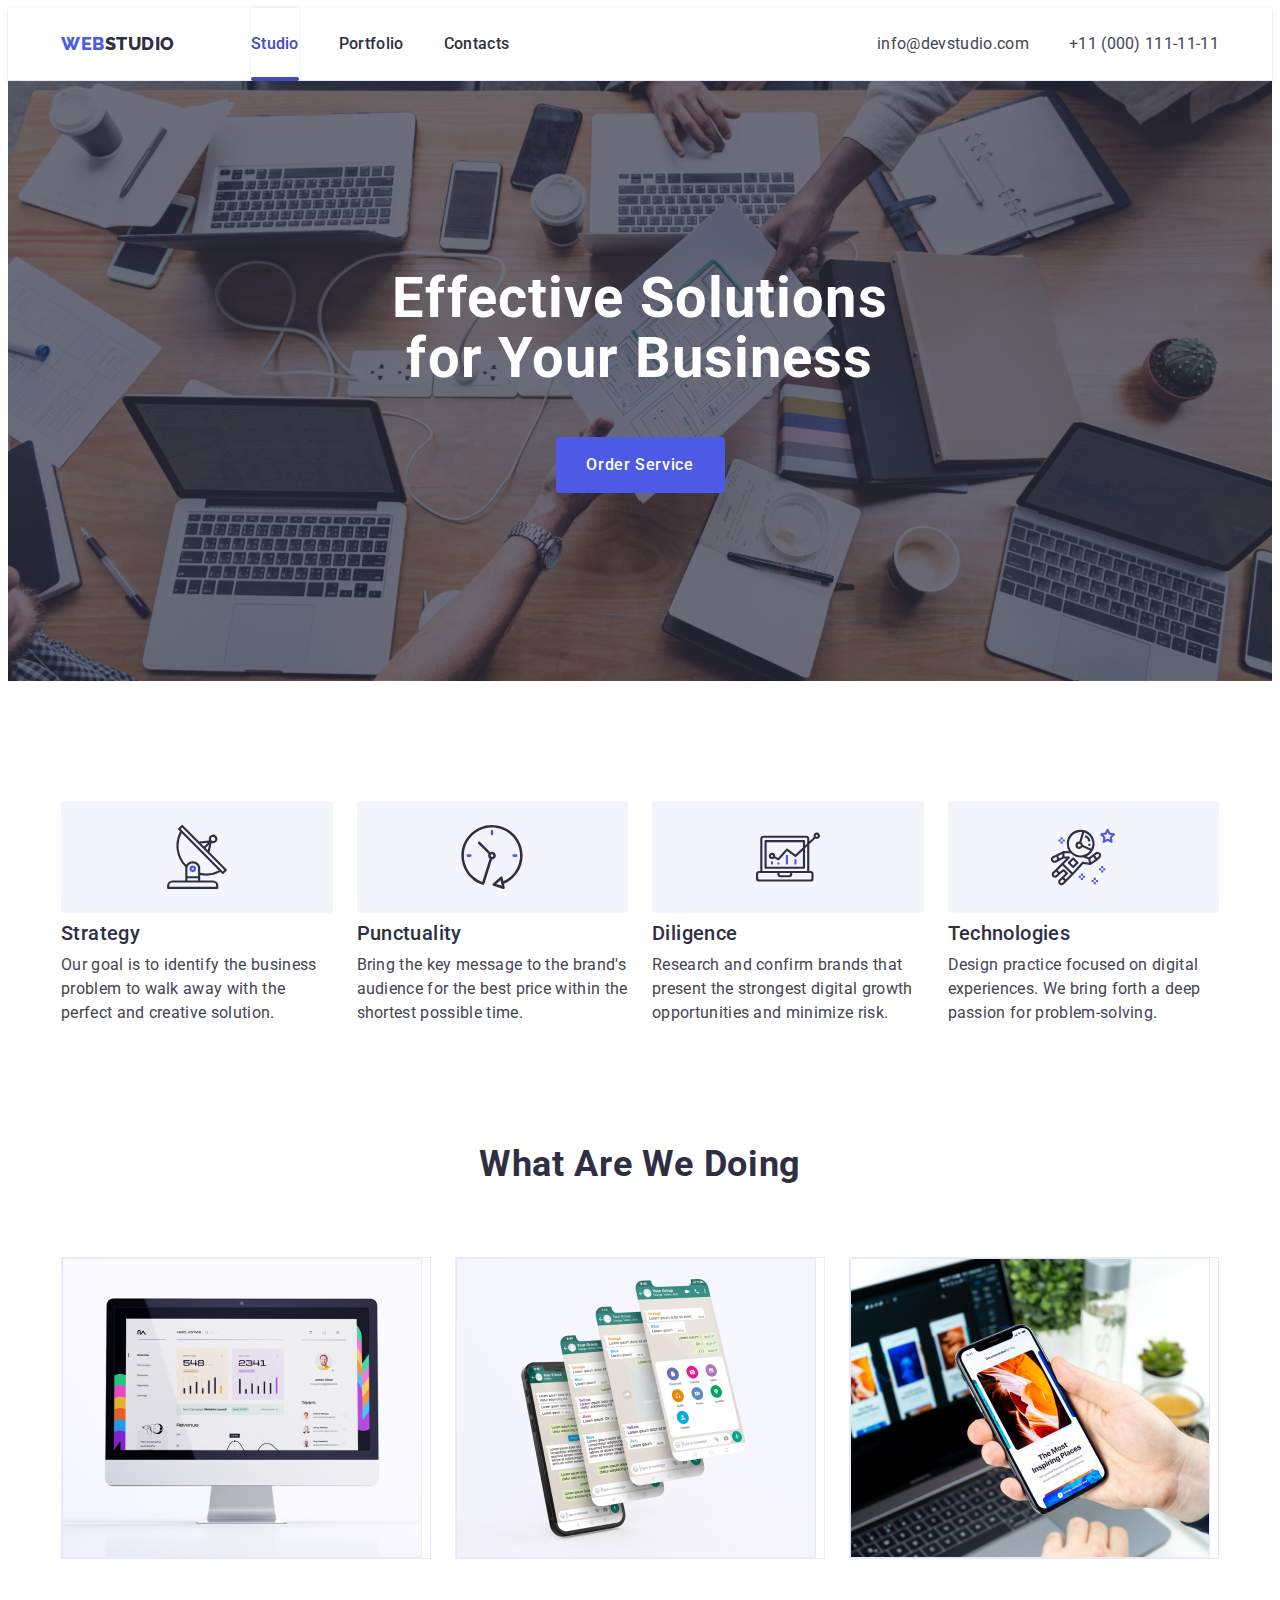
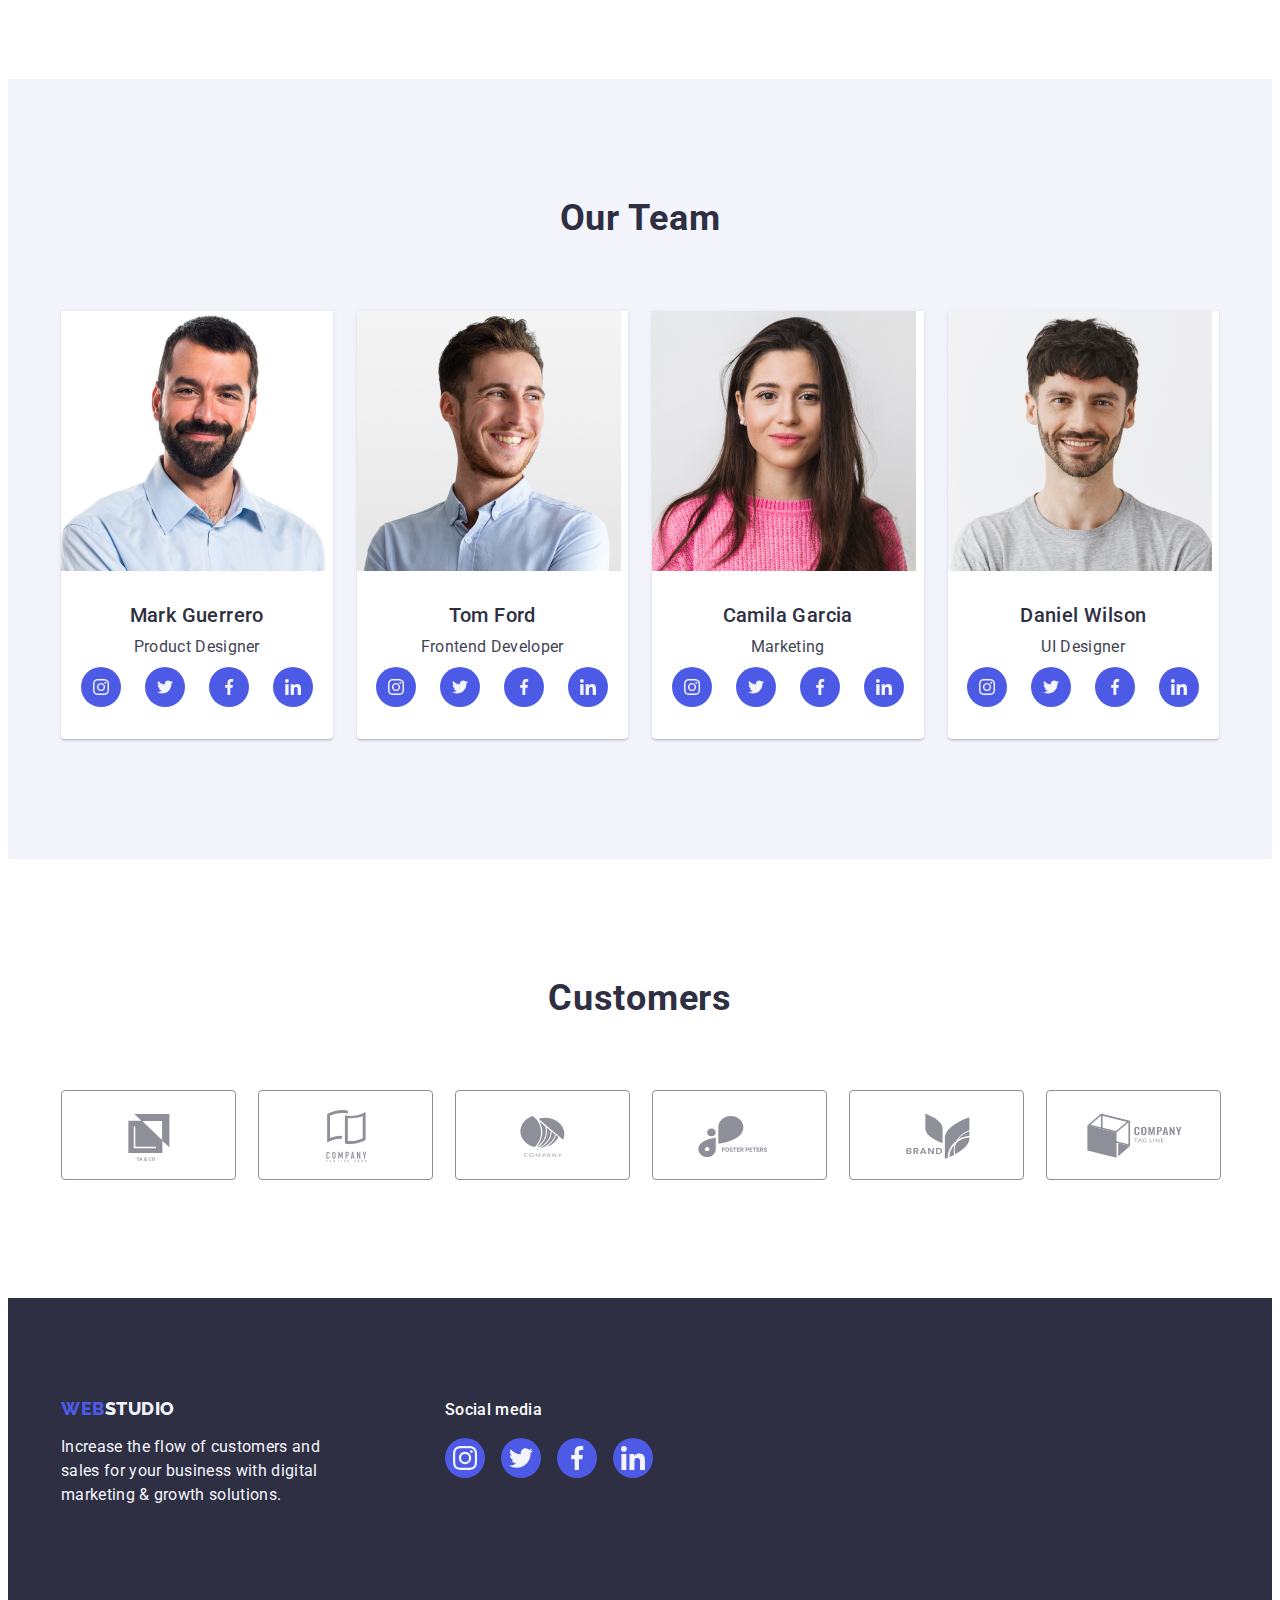
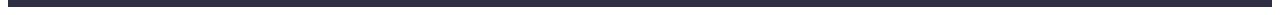
<file: index.html>
<!DOCTYPE html>
<html lang="en">
  <head>
    <meta charset="UTF-8" />
    <meta http-equiv="X-UA-Compatible" content="IE=edge" />
    <meta name="viewport" content="width=device-width, initial-scale=1.0" />
    <title>Document</title>

    <!-- Fonts styles -->

    <link rel="preconnect" href="https://fonts.googleapis.com" />
    <link rel="preconnect" href="https://fonts.gstatic.com" crossorigin />
    <link
      href="https://fonts.googleapis.com/css2?family=Raleway:wght@800&family=Roboto:wght@400;500;700&display=swap"
      rel="stylesheet"
    />

    <!-- Normalize -->

    <link
      rel="stylesheet"
      href="https://cdnjs.cloudflare.com/ajax/libs/modern-normalize/1.1.0/modern-normalize.min.css"
      integrity="sha512-wpPYUAdjBVSE4KJnH1VR1HeZfpl1ub8YT/NKx4PuQ5NmX2tKuGu6U/JRp5y+Y8XG2tV+wKQpNHVUX03MfMFn9Q=="
      crossorigin="anonymous"
      referrerpolicy="no-referrer"
    />

    <!-- Custom style -->

    <link rel="stylesheet" href="./css/styles.css" />
  </head>
  <body>
    <!-- Логотип и навигация -->

    <header class="nav">
      <div class="container-nav container">
        <nav class="nav-line">
          <a class="link-logo link" href="./index.html"
            >Web<span class="logo-text">Studio</span></a
          >
          <ul class="list">
            <li><a class="nav-item nav-item-studio active link" href="./index.html">Studio</a></li>
            <li>
              <a class="nav-item link" href="./portfolio.html">Portfolio</a>
            </li>
            <li><a class="nav-item link" href="">Contacts</a></li>
          </ul>
        </nav>
        <address class="address">
          <ul class="list list-address">
            <li>
              <a class="contacts link" href="mailto:info@devstudio.com"
                >info@devstudio.com</a
              >
            </li>
            <li>
              <a class="contacts link" href="tel:+110001111111"
                >+11 (000) 111-11-11</a
              >
            </li>
          </ul>
        </address>
      </div>
    </header>

    <main>
      <!-- Hero -->

      <section class="hero-section">
        <div class="container">
          <h1 class="main-title">Effective Solutions for Your Business</h1>
          <button data-modal-open class="button-hero" type="button">Order Service</button>
        </div>
      </section>

      <!-- Section #1 -->

      <section class="sec-one">
        <div class="container">
          <h2 class="section-one" hidden>Our strengths</h2>
          <ul class="list-one">
            <li class="li-sec-one">
              <div class="feature">
                <svg class="icon-feature" width="64" height="64">
                  <use href="./images/icons.svg#antenna"></use>
                </svg>
              </div>

              <h3 class="section-one-title">Strategy</h3>
              <p class="section-one-text">
                Our goal is to identify the business problem to walk away with
                the perfect and creative solution.
              </p>
            </li>

            <li class="li-sec-one">
              <div class="feature">
                <svg class="icon-feature" width="64" height="64">
                  <use href="./images/icons.svg#clock"></use>
                </svg>
              </div>

              <h3 class="section-one-title">Punctuality</h3>
              <p class="section-one-text">
                Bring the key message to the brand's audience for the best price
                within the shortest possible time.
              </p>
            </li>

            <li class="li-sec-one">
              <div class="feature">
                <svg class="icon-feature" width="64" height="64">
                  <use href="./images/icons.svg#diagram"></use>
                </svg>
              </div>

              <h3 class="section-one-title">Diligence</h3>
              <p class="section-one-text">
                Research and confirm brands that present the strongest digital
                growth opportunities and minimize risk.
              </p>
            </li>

            <li class="li-sec-one">
              <div class="feature">
                <svg class="icon-feature" width="64" height="64">
                  <use href="./images/icons.svg#astronaut"></use>
                </svg>
              </div>

              <h3 class="section-one-title">Technologies</h3>
              <p class="section-one-text">
                Design practice focused on digital experiences. We bring forth a
                deep passion for problem-solving.
              </p>
            </li>
          </ul>
        </div>
      </section>

      <!-- Section#2 -->

      <section class="sec-two">
        <div class="container">
          <h2 class="section-two-title">What are we doing</h2>
          <ul class="list-two">
            <li class="li-sec-two">
              <img src="./images/img1.jpg" alt="picture computer" width="360" />
            </li>
            <li class="li-sec-two">
              <img src="./images/img2.jpg" alt="picture mobile" width="360" />
            </li>
            <li class="li-sec-two">
              <img src="./images/img3.jpg" alt="picture notebook" width="360" />
            </li>
          </ul>
        </div>
      </section>

      <!-- Section#3 -->

      <section class="sec-three">
        <div class="container">
          <h2 class="section-three-title">Our Team</h2>

          <ul class="list-three">
            <li class="list-style">
              <img src="./images/mark.jpg" alt="mark guerrero" width="264" />
              <div class="container-info">
                <h3 class="list-name">Mark Guerrero</h3>
                <p class="desk">Product Designer</p>

                <ul class="social-list">
                  <li class="social-inst">
                    <a class="inst-link" href="">
                      <svg class="icon-team" width="16" height="16">
                        <use href="./images/icons.svg#instagram"></use>
                      </svg>
                    </a>
                  </li>

                  <li class="social-inst">
                    <a class="inst-link" href="">
                      <svg class="icon-team" width="16" height="16">
                        <use href="./images/icons.svg#twitter"></use>
                      </svg>
                    </a>
                  </li>

                  <li class="social-inst">
                    <a class="inst-link" href="">
                      <svg class="icon-team" width="16" height="16">
                        <use href="./images/icons.svg#facebook"></use>
                      </svg>
                    </a>
                  </li>

                  <li class="social-inst">
                    <a class="inst-link" href="">
                      <svg class="icon-team" width="16" height="16">
                        <use href="./images/icons.svg#linkedin"></use>
                      </svg>
                    </a>
                  </li>
                </ul>
              </div>
            </li>

            <li class="list-style">
              <img src="./images/tom.jpg" alt="tom ford" width="264" />
              <div class="container-info">
                <h3 class="list-name">Tom Ford</h3>
                <p class="desk">Frontend Developer</p>

                <ul class="social-list">
                  <li class="social-inst">
                    <a class="inst-link" href="">
                      <svg class="icon-team" width="16" height="16">
                        <use href="./images/icons.svg#instagram"></use>
                      </svg>
                    </a>
                  </li>

                  <li class="social-inst">
                    <a class="inst-link" href="">
                      <svg class="icon-team" width="16" height="16">
                        <use href="./images/icons.svg#twitter"></use>
                      </svg>
                    </a>
                  </li>

                  <li class="social-inst">
                    <a class="inst-link" href="">
                      <svg class="icon-team" width="16" height="16">
                        <use href="./images/icons.svg#facebook"></use>
                      </svg>
                    </a>
                  </li>

                  <li class="social-inst">
                    <a class="inst-link" href="">
                      <svg class="icon-team" width="16" height="16">
                        <use href="./images/icons.svg#linkedin"></use>
                      </svg>
                    </a>
                  </li>
                </ul>
              </div>
            </li>
            <li class="list-style">
              <img src="./images/camila.jpg" alt="camila garcia" width="264" />
              <div class="container-info">
                <h3 class="list-name">Camila Garcia</h3>
                <p class="desk">Marketing</p>

                <ul class="social-list">
                  <li class="social-inst">
                    <a class="inst-link" href="">
                      <svg class="icon-team" width="16" height="16">
                        <use href="./images/icons.svg#instagram"></use>
                      </svg>
                    </a>
                  </li>

                  <li class="social-inst">
                    <a class="inst-link" href="">
                      <svg class="icon-team" width="16" height="16">
                        <use href="./images/icons.svg#twitter"></use>
                      </svg>
                    </a>
                  </li>

                  <li class="social-inst">
                    <a class="inst-link" href="">
                      <svg class="icon-team" width="16" height="16">
                        <use href="./images/icons.svg#facebook"></use>
                      </svg>
                    </a>
                  </li>

                  <li class="social-inst">
                    <a class="inst-link" href="">
                      <svg class="icon-team" width="16" height="16">
                        <use href="./images/icons.svg#linkedin"></use>
                      </svg>
                    </a>
                  </li>
                </ul>
              </div>
            </li>

            <li class="list-style">
              <img src="./images/daniel.jpg" alt="daniel wilson" width="264" />

              <div class="container-info">
                <h3 class="list-name">Daniel Wilson</h3>
                <p class="desk">UI Designer</p>

                <ul class="social-list">
                  <li class="social-inst">
                    <a class="inst-link" href="">
                      <svg class="icon-team" width="16" height="16">
                        <use href="./images/icons.svg#instagram"></use>
                      </svg>
                    </a>
                  </li>

                  <li class="social-inst">
                    <a class="inst-link" href="">
                      <svg class="icon-team" width="16" height="16">
                        <use href="./images/icons.svg#twitter"></use>
                      </svg>
                    </a>
                  </li>

                  <li class="social-inst">
                    <a class="inst-link" href="">
                      <svg class="icon-team" width="16" height="16">
                        <use href="./images/icons.svg#facebook"></use>
                      </svg>
                    </a>
                  </li>

                  <li class="social-inst">
                    <a class="inst-link" href="">
                      <svg class="icon-team" width="16" height="16">
                        <use href="./images/icons.svg#linkedin"></use>
                      </svg>
                    </a>
                  </li>
                </ul>
              </div>
            </li>
          </ul>
        </div>
      </section>

      <!-- Customers -->

      <section class="customers">
        <div class="container">
          <h2 class="customers-title">Customers</h2>

          <ul class="customers-list">
            <li class="customer">
              <a class="customers-link" href="">
                <svg class="customers-icon" width="104" height="56">
                  <use href="./images/icons.svg#customer1"></use></svg></a>
            </li>

            <li class="customer">
              <a class="customers-link" href="">
                <svg class="customers-icon" width="104" height="56">
                  <use href="./images/icons.svg#customer2"></use></svg></a>
            </li>

            <li class="customer">
              <a class="customers-link" href="">
                <svg class="customers-icon" width="104" height="56">
                  <use href="./images/icons.svg#customer3"></use></svg></a>
            </li>

            <li class="customer">
              <a class="customers-link" href="">
                <svg class="customers-icon" width="104" height="56">
                  <use href="./images/icons.svg#customer4"></use></svg></a>
            </li>

            <li class="customer">
              <a class="customers-link" href="">
                <svg class="customers-icon" width="104" height="56">
                  <use href="./images/icons.svg#customer5"></use></svg></a>
            </li>

            <li class="customer">
              <a class="customers-link" href="">
                <svg class="customers-icon" width="104" height="56">
                  <use href="./images/icons.svg#customer6"></use></svg></a>
            </li>
          </ul>
        </div>
      </section>
    </main>
    <!-- Footer -->
    <footer class="footer">

      <div class="footer-container container">


        <div class="footer-info">
          <a class="footer-link-logo link" href="./index.html"
            >Web<span class="footer-logo-text">Studio</span></a
          >
          <p class="footer-desk">
            Increase the flow of customers and sales for your business with
            digital marketing & growth solutions.
          </p>
        </div>
            
            <div>
            <p class="social-desk">Social media</p>
            <ul class="footer-list">


              <li class="footer-ic">
                <a class="footer-link" href="">

                  <svg class="footer-icon" width="24" height="24"><use href="./images/icons.svg#social-instagram"></use></svg>
                </a>
              </li>

              <li class="footer-ic">
                <a class="footer-link" href="">
              
                  <svg class="footer-icon" width="24" height="24">
                    <use href="./images/icons.svg#social-twitter"></use>
                  </svg>
                </a>
              </li>

              <li class="footer-ic">
                <a class="footer-link" href="">
              
                  <svg class="footer-icon" width="24" height="24">
                    <use href="./images/icons.svg#social-facebook"></use>
                  </svg>
                </a>
              </li>
              <li class="footer-ic">
                <a class="footer-link" href="">
              
                  <svg class="footer-icon" width="24" height="24">
                    <use href="./images/icons.svg#social-linkedin"></use>
                  </svg>
                </a>
              </li>

            </ul>
          </div>
      </div>
    </footer>

    <!-- Modal Window -->

<div data-modal class="modal is-hidden">

<div class="modal-window" >

  <button data-modal-close class="button-modal" type="button"> <svg class="button-close-icon" width="8" height="8">  <use href="./images/icons.svg#close-icon"></use> </svg> </button>
</div>

</div>

<script src="./js/modal.js"></script>

  </body>
</html>
</file>
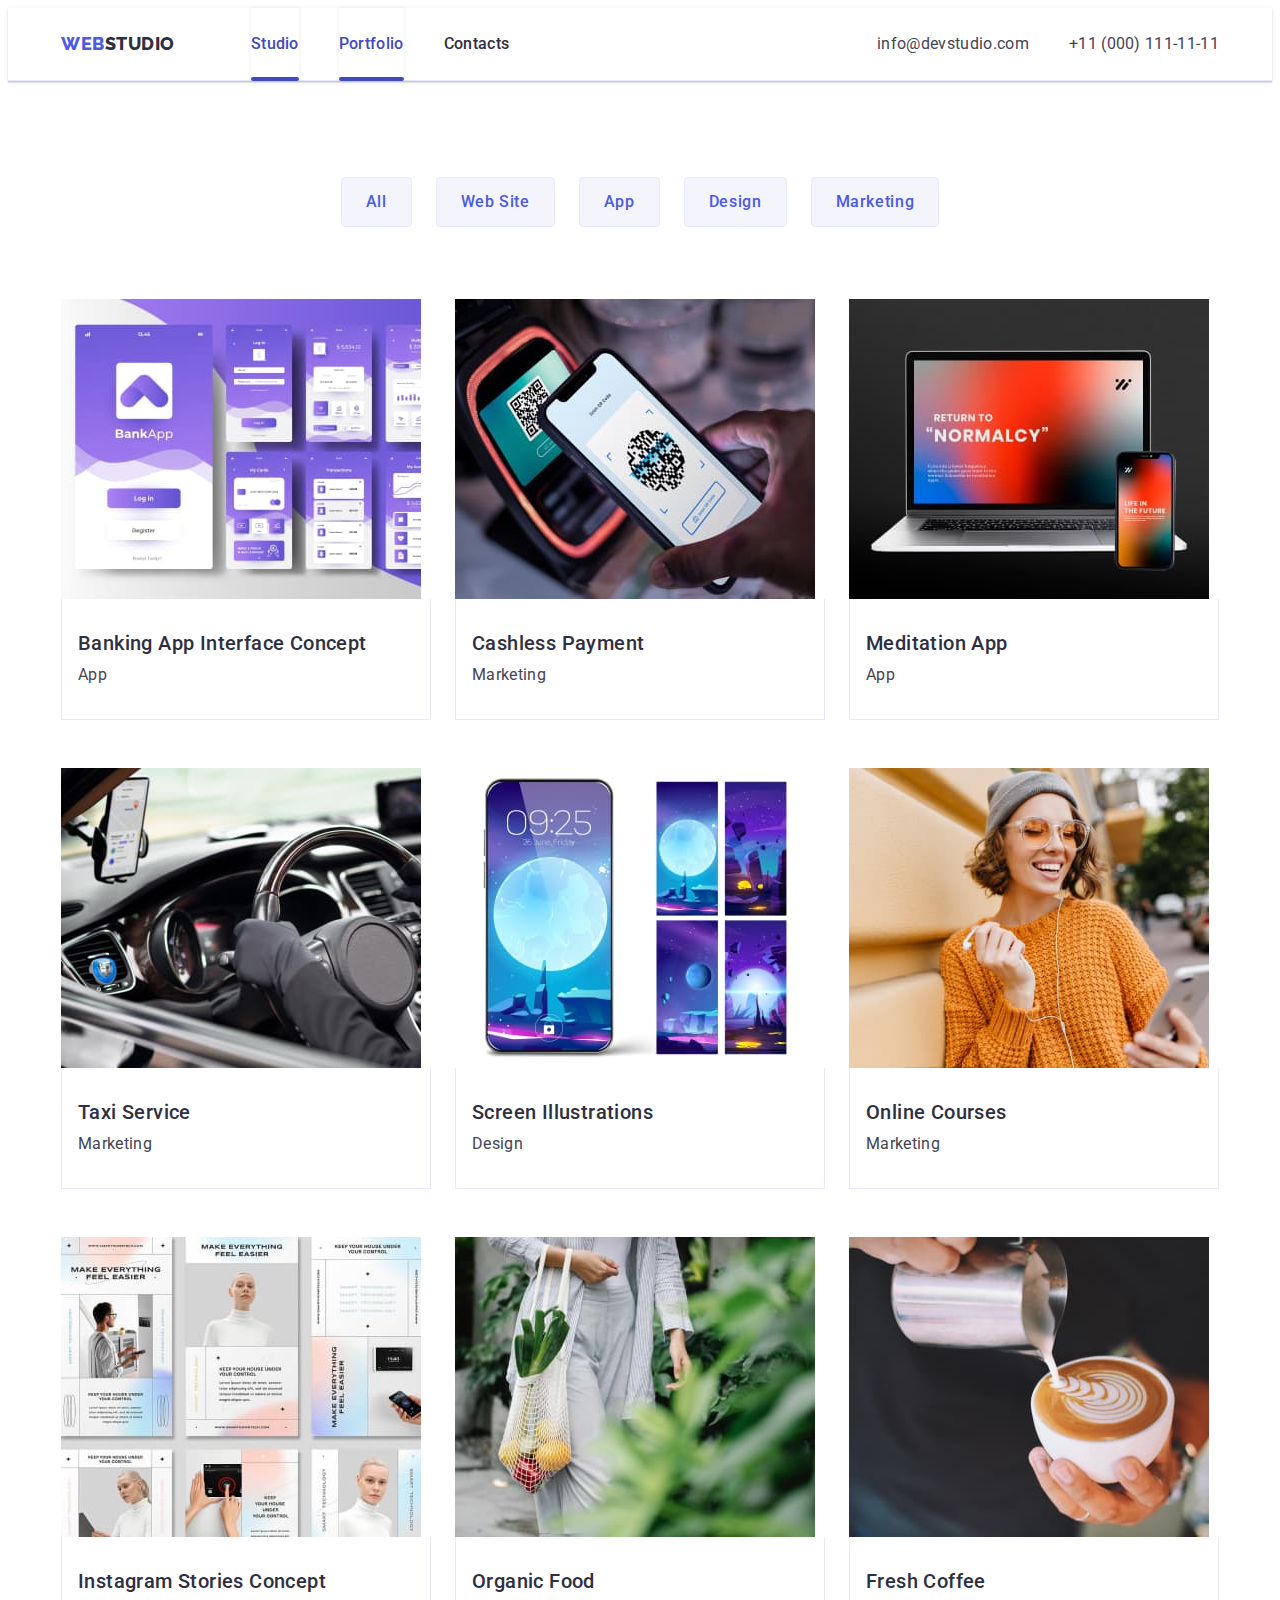
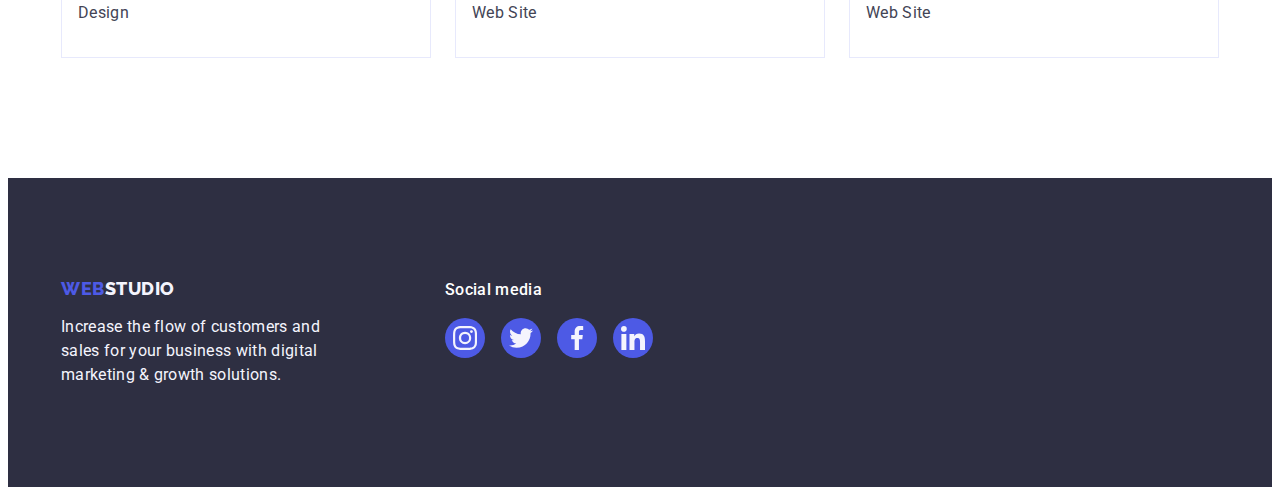
<file: portfolio.html>
<!DOCTYPE html>
<html lang="en">
  <head>
    <meta charset="UTF-8" />
    <meta http-equiv="X-UA-Compatible" content="IE=edge" />
    <meta name="viewport" content="width=device-width, initial-scale=1.0" />
    <title>Document</title>

    <!-- Fonts styles -->

    <link rel="preconnect" href="https://fonts.googleapis.com" />
    <link rel="preconnect" href="https://fonts.gstatic.com" crossorigin />
    <link
      href="https://fonts.googleapis.com/css2?family=Raleway:wght@800&family=Roboto:wght@400;500;700&display=swap"
      rel="stylesheet"
    />

    <!-- Normalize -->

    <link
      rel="stylesheet"
      href="https://cdnjs.cloudflare.com/ajax/libs/modern-normalize/1.1.0/modern-normalize.min.css"
      integrity="sha512-wpPYUAdjBVSE4KJnH1VR1HeZfpl1ub8YT/NKx4PuQ5NmX2tKuGu6U/JRp5y+Y8XG2tV+wKQpNHVUX03MfMFn9Q=="
      crossorigin="anonymous"
      referrerpolicy="no-referrer"
    />

    <!-- Custom style -->

    <link rel="stylesheet" href="./css/styles.css" />
  </head>
  <body>
    <!-- Logo and navigation -->

    <header class="nav-portfolio">
      <div class="container-portfolio container">
        <nav class="nav-line">
          <a class="link-logo link" href="./index.html"
            >Web<span class="logo-text">Studio</span></a
          >
          <ul class="list">
            <li><a class="nav-item nav-item-studio active link" href="./index.html">Studio</a></li>
            <li>
              <a class="nav-item nav-item-studio active link" href="./portfolio.html">Portfolio</a>
            </li>
            <li><a class="nav-item link" href="">Contacts</a></li>
          </ul>
        </nav>
        <address class="address">
          <ul class="list-address">
            <li>
              <a class="contacts link" href="mailto:info@devstudio.com"
                >info@devstudio.com</a
              >
            </li>
            <li>
              <a class="contacts link" href="tel:+110001111111"
                >+11 (000) 111-11-11</a
              >
            </li>
          </ul>
        </address>
      </div>
    </header>

    <main>
      <!-- Filter section -->
      <section class="sec-portfolio">
        <div class="container">
          <h1 hidden>Filter section</h1>
          <ul class="list-button">
            <li><button class="button-filter" type="button">All</button></li>
            <li>
              <button class="button-filter" type="button">Web Site</button>
            </li>
            <li><button class="button-filter" type="button">App</button></li>
            <li><button class="button-filter" type="button">Design</button></li>
            <li>
              <button class="button-filter" type="button">Marketing</button>
            </li>
          </ul>
          <!--Card list  -->
          <ul class="list-portfolio">
            <li class="card-portfolio">
              <a class="link-portfolio" href=""
                >
                <div class="img-container">
                  <img
                    src="./images/portfolio/banking.jpg"
                    alt="Banking App Interface Concept"
                    width="360"/>

                <p class="img-desk">14 Stylish and User-Friendly App Design Concepts · Task Manager App · Calorie Tracker App · Exotic Fruit Ecommerce App ·
                Cloud Storage App</p>
                </div>

                <div class="info-container">
                  <h2 class="card-title">Banking App Interface Concept</h2>
                  <p class="card-desk">App</p>
                </div>
              </a>
            </li>
            <li class="card-portfolio">
              <a class="link-portfolio" href=""
                ><div class="img-container">
                  <img
                    src="./images/portfolio/cashless.jpg"
                    alt="Cashless Payment"
                    width="360"
                  />

                  <p class="img-desk">14 Stylish and User-Friendly App Design Concepts · Task Manager App · Calorie Tracker App · Exotic
                    Fruit Ecommerce App ·
                    Cloud Storage App</p>
                </div>
                <div class="info-container">
                  <h2 class="card-title">Cashless Payment</h2>
                  <p class="card-desk">Marketing</p>
                </div>
              </a>
            </li>
            <li class="card-portfolio">
              <a class="link-portfolio" href=""
                ><div class="img-container">
                  <img
                    src="./images/portfolio/meditation.jpg"
                    alt="Meditation App"
                    width="360"
                  />

                  <p class="img-desk">14 Stylish and User-Friendly App Design Concepts · Task Manager App · Calorie Tracker App · Exotic
                    Fruit Ecommerce App ·
                    Cloud Storage App</p>
                </div>
                <div class="info-container">
                  <h2 class="card-title">Meditation App</h2>
                  <p class="card-desk">App</p>
                </div></a
              >
            </li>
            <li class="card-portfolio">
              <a class="link-portfolio" href=""
                ><div class="img-container">
                  <img
                    src="./images/portfolio/taxi.jpg"
                    alt="Taxi Service"
                    width="360"
                  />

<p class="img-desk">14 Stylish and User-Friendly App Design Concepts · Task Manager App · Calorie Tracker App · Exotic
  Fruit Ecommerce App ·
  Cloud Storage App</p>

                </div>
                <div class="info-container">
                  <h2 class="card-title">Taxi Service</h2>
                  <p class="card-desk">Marketing</p>
                </div></a
              >
            </li>
            <li class="card-portfolio">
              <a class="link-portfolio" href=""
                ><div class="img-container">
                  <img
                    src="./images/portfolio/screen.jpg"
                    alt="Screen Illustrations"
                    width="360"
                  />

<p class="img-desk">14 Stylish and User-Friendly App Design Concepts · Task Manager App · Calorie Tracker App · Exotic
  Fruit Ecommerce App ·
  Cloud Storage App</p>

                </div>
                <div class="info-container">
                  <h2 class="card-title">Screen Illustrations</h2>
                  <p class="card-desk">Design</p>
                </div></a
              >
            </li>
            <li class="card-portfolio">
              <a class="link-portfolio" href=""
                ><div class="img-container">
                  <img
                    src="./images/portfolio/online.jpg"
                    alt="Online Courses"
                    width="360"
                  />

<p class="img-desk">14 Stylish and User-Friendly App Design Concepts · Task Manager App · Calorie Tracker App · Exotic
  Fruit Ecommerce App ·
  Cloud Storage App</p>

                </div>
                <div class="info-container">
                  <h2 class="card-title">Online Courses</h2>
                  <p class="card-desk">Marketing</p>
                </div></a
              >
            </li>
            <li class="card-portfolio">
              <a class="link-portfolio" href=""
                ><div class="img-container">
                  <img
                    src="./images/portfolio/instagram.jpg"
                    alt="Instagram Stories Concept"
                    width="360"
                  />

<p class="img-desk">14 Stylish and User-Friendly App Design Concepts · Task Manager App · Calorie Tracker App · Exotic
  Fruit Ecommerce App ·
  Cloud Storage App</p>

                </div>
                <div class="info-container">
                  <h2 class="card-title">Instagram Stories Concept</h2>
                  <p class="card-desk">Design</p>
                </div></a
              >
            </li>
            <li class="card-portfolio">
              <a class="link-portfolio" href=""
                ><div class="img-container">
                  <img
                    src="./images/portfolio/organic.jpg"
                    alt="Organic Food"
                    width="360"
                  />
<p class="img-desk">14 Stylish and User-Friendly App Design Concepts · Task Manager App · Calorie Tracker App · Exotic
  Fruit Ecommerce App ·
  Cloud Storage App</p>

                </div>
                <div class="info-container">
                  <h2 class="card-title">Organic Food</h2>
                  <p class="card-desk">Web Site</p>
                </div></a
              >
            </li>
            <li class="card-portfolio">
              <a class="link-portfolio" href=""
                ><div class="img-container">
                  <img
                    src="./images/portfolio/fress.jpg"
                    alt="Fresh Coffee"
                    width="360"
                  />

<p class="img-desk">14 Stylish and User-Friendly App Design Concepts · Task Manager App · Calorie Tracker App · Exotic
  Fruit Ecommerce App ·
  Cloud Storage App</p>

                </div>
                <div class="info-container">
                  <h2 class="card-title">Fresh Coffee</h2>
                  <p class="card-desk">Web Site</p>
                </div></a
              >
            </li>
          </ul>
        </div>
      </section>
    </main>

    <!-- Footer -->
        <footer class="footer">
        
          <div class="footer-container container">
        
        
            <div class="footer-info">
              <a class="footer-link-logo link" href="./index.html">Web<span class="footer-logo-text">Studio</span></a>
              <p class="footer-desk">
                Increase the flow of customers and sales for your business with
                digital marketing & growth solutions.
              </p>
            </div>
        
            <div>
              <p class="social-desk">Social media</p>
              <ul class="footer-list">
        
        
                <li class="footer-ic">
                  <a class="footer-link" href="">
        
                    <svg class="footer-icon" width="24" height="24">
                      <use href="./images/icons.svg#social-instagram"></use>
                    </svg>
                  </a>
                </li>
        
                <li class="footer-ic">
                  <a class="footer-link" href="">
        
                    <svg class="footer-icon" width="24" height="24">
                      <use href="./images/icons.svg#social-twitter"></use>
                    </svg>
                  </a>
                </li>
        
                <li class="footer-ic">
                  <a class="footer-link" href="">
        
                    <svg class="footer-icon" width="24" height="24">
                      <use href="./images/icons.svg#social-facebook"></use>
                    </svg>
                  </a>
                </li>
                <li class="footer-ic">
                  <a class="footer-link" href="">
        
                    <svg class="footer-icon" width="24" height="24">
                      <use href="./images/icons.svg#social-linkedin"></use>
                    </svg>
                  </a>
                </li>
        
              </ul>
            </div>
          </div>
        </footer>

  </body>
</html>
</file>
<file: css/styles.css>
body {
  color: #434455;
  font-size: 16px;
  font-family: "Roboto", sans-serif;
  font-weight: 400;
  font-style: normal;
  line-height: 24px;
  letter-spacing: 0.02em;
  text-decoration: none;
  text-transform: none;
  background-color: #ffffff;
}

:root {
  --color-iris: #4d5ae5;
  --color-ocean: #404bbf;
  --color-navy-blue: #2e2f42;
  --color-green: #31d0aa;
  --color-slate: #434455;
  --color-light-slate: #8e8f99;
  --color-cornflower: #e7e9fc;
  --color-cloud: #f4f4fd;
  --color-navy-blue-modal: #2e2f42;
  --color-grey: #2e2f42;
  --color-white: #ffffff;
  --color-dairy: #fcfcfc;
}

img {
  display: block;
  max-width: 100%;
  height: auto;
}

h1,
h2,
h3,
h4,
h5,
h6,
p {
  margin: 0px;
}

ul {
  padding-left: 0px;
  margin: 0px;
}

.nav {
  border-bottom: 1px solid #e7e9fc;

  box-shadow: 0px 2px 1px rgba(46, 47, 66, 0.08),
    0px 1px 1px rgba(46, 47, 66, 0.16), 0px 1px 6px rgba(46, 47, 66, 0.08);
}

.nav-line {
  display: flex;
  align-items: center;
}

.nav-item {
  font-family: Roboto;
  font-style: normal;
  font-weight: 500;
  font-size: 16px;
  line-height: 1.5;
  letter-spacing: 0.02em;
  color: #2e2f42;
  display: block;

  padding: 24px 0;
}

.nav-item-studio {
  position: relative;
  color: #404bbf;

  font-family: Roboto;
  font-style: normal;
  font-weight: 500;
  font-size: 16px;
  line-height: 1.5;
  letter-spacing: 0.02em;
  color: #2e2f42;
  display: block;

  padding: 24px 0;
  transition: color 250ms cubic-bezier(0.4, 0, 0.2, 1);
}

.nav-item-studio::after {
  content: "";
  position: absolute;
  left: 0;
  bottom: -1px;
  height: 4px;
  width: 100%;
  background-color: #404bbf;
  border-radius: 2px;
  transition: color 250ms cubic-bezier(0.4, 0, 0.2, 1);
}

.nav-item-studio.active {
  color: #404bbf;
  border: #000000;
  box-shadow: 0px 0px 4px rgba(0, 0, 0, 0.08);
}

.nav-item-studio.active::after {
  background: #404bbf;
}

/* .nav-item-contacts {
  margin-right: 0 
  
} */

.list {
  display: flex;
  gap: 40px;
}

.list-address {
  gap: 40px;
  display: flex;
  list-style: none;
}

.container-nav {
  display: flex;
}

.container {
  width: 1158px;
  margin: 0 auto;
  padding: 0 15px;
}

.address {
  font-style: normal;
  margin-left: auto;
  margin-top: 24px;
  margin-bottom: 24px;
}

.contacts {
  color: #434455;
  font-family: "Roboto";
  font-weight: 400;
  font-size: 16px;
  line-height: 24px;
  letter-spacing: 0.02em;
  transition: color 250ms cubic-bezier(0.4, 0, 0.2, 1);
}

.contacts:hover,
.contacts:focus {
  color: #404bbf;
}

.link-logo {
  font-family: "Raleway", sans-serif;
  font-size: 18px;
  font-weight: 800;
  line-height: 1.17;
  letter-spacing: 0.03em;
  text-transform: uppercase;
  text-align: left;
  color: #4d5ae5;

  margin-right: 76px;
}

.link {
  text-decoration: none;
}

.logo-text {
  font-family: "Raleway", sans-serif;
  font-size: 18px;
  font-weight: 800;
  line-height: 1.17;
  letter-spacing: 0.03em;
  text-align: left;
  text-transform: uppercase;
  color: #2e2f42;
}

.main-title {
  font-size: 56px;
  font-family: "Roboto";
  font-weight: 700;
  font-style: normal;
  line-height: 1.07;
  letter-spacing: 0.02em;
  text-decoration: none;
  text-transform: none;
  text-align: center;
  color: #ffffff;

  margin-left: auto;
  margin-right: auto;

  max-width: 496px;
}

.button-hero {
  font-family: "Roboto", sans-serif;
  font-weight: 500;
  font-size: 16px;
  background-color: #4d5ae5;
  color: #ffffff;
  width: 169px;
  height: 1.5s;
  left: 636px;
  top: 428px;
  line-height: 1.5;
  letter-spacing: 0.04em;
  cursor: pointer;

  display: block;
  min-width: 169px;
  height: 56px;
  border: none;
  border-radius: 4px;

  margin-left: auto;
  margin-right: auto;
  margin-top: 48px;

  transition: background-color 250ms cubic-bezier(0.4, 0, 0.2, 1);
}

.button-hero:hover,
.button-hero:focus {
  background-color: #404bbf;
  color: #ffffff;
}

.list {
  list-style: none;
}

/* .list-one {
  
  gap: 40px;
} */

.nav-item:hover,
.nav-item:focus {
  color: #404bbf;
}

/* Hero section */

.hero-section {
  background: #2e2f42;
  padding: 188px 0;

  background-image: linear-gradient(
      rgba(46, 47, 66, 0.7),
      rgba(46, 47, 66, 0.7)
    ),
    url(../images/people-office.jpg);

  max-width: 1440px;

  background-repeat: no-repeat;
  background-position: center;
  background-size: cover;

  margin-left: auto;
  margin-right: auto;
}

/* Section #1 */

.sec-one {
  padding: 120px 0;
}

.section-one {
  color: #2e2f42;
}

.list-one {
  list-style: none;
  display: flex;
  gap: 24px;
}

.li-sec-one {
  width: calc((100% - 72px) / 4);
}

.section-one-title {
  width: 264px;
  height: 24px;

  font-weight: 500;
  font-size: 20px;
  line-height: 24px;
  letter-spacing: 0.02em;
  color: #2e2f42;

  margin-bottom: 8px;
}

.section-one-text {
  font-style: normal;
  font-weight: 400;
  font-size: 16px;
  line-height: 24px;
  letter-spacing: 0.02em;
  color: #434455;
}

.feature {
  display: flex;
  align-items: center;
  justify-content: center;
  height: 112px;
  background-color: #f4f4fd;
  border-radius: 4px;
  margin-bottom: 8px;
}

/* Section#2 */

.sec-two {
  padding-bottom: 120px;
}

.section-two-title {
  font-style: normal;
  font-weight: 700;
  font-size: 36px;
  line-height: 1.11;
  text-align: center;
  letter-spacing: 0.02em;
  text-transform: capitalize;
  color: #2e2f42;

  margin-top: 0px;
  margin-bottom: 72px;
  margin-left: auto;
  margin-right: auto;
}

.list-two {
  display: flex;
  gap: 24px;
  list-style: none;
}

.li-sec-two {
  width: calc((100% - 48px) / 3);
  border: 1px solid #e7e9fc;
}

/* Section#3 */

.sec-three {
  background-color: #f4f4fd;
  padding: 120px 0;
}

.section-three-title {
  font-family: "Roboto";
  font-style: normal;
  font-weight: 700;
  font-size: 36px;
  line-height: 1.11;
  text-align: center;
  letter-spacing: 0.02em;
  text-transform: capitalize;
  color: #2e2f42;

  margin-bottom: 72px;
}

.list-three {
  display: flex;
  list-style: none;
  gap: 24px;
}

.list-style {
  background-color: #ffffff;
  width: calc((100% - 72px) / 4);
  border-radius: 0px 0px 4px 4px;

  box-shadow: 0px 1px 6px rgba(46, 47, 66, 0.08),
    0px 1px 1px rgba(46, 47, 66, 0.16), 0px 2px 1px rgba(46, 47, 66, 0.08);
}

.container-info {
  padding: 32px 0;
}

.list-name {
  font-weight: 500;
  font-size: 20px;
  line-height: 1.2;
  letter-spacing: 0.02em;
  color: var(--color-navy-blue);

  text-align: center;
  margin-bottom: 8px;
}

.desk {
  font-weight: 400;
  font-size: 16px;
  line-height: 1.5;
  letter-spacing: 0.02em;
  color: var(--color-slate);

  text-align: center;
}

.social-list {
  display: flex;
  justify-content: center;
  gap: 24px;

  list-style: none;
}

.social-inst {
  width: 40px;
  height: 40px;

  margin-top: 8px;
}

.inst-link {
  width: 100%;
  height: 100%;
  background-color: #4d5ae5;
  border-radius: 50%;
  display: flex;
  align-items: center;
  justify-content: center;

  transition: background-color 250ms cubic-bezier(0.4, 0, 0.2, 1);
}

.inst-link:hover,
.inst-link:focus {
  background-color: #404bbf;
}

.icon-team {
  fill: #f4f4fd;
}

/* Customers */

.customers {
  padding-top: 120px;
  padding-bottom: 120px;
}

.customers-title {
  font-size: 36px;
  line-height: 1.1;
  color: #2e2f42;
  text-align: center;
  letter-spacing: 0.02em;
  text-transform: capitalize;

  margin-left: auto;
  margin-right: auto;
  margin-bottom: 72px;
}

.customers-list {
  display: flex;
  gap: 24px;

  list-style: none;
}

.customer {
  width: calc((100% - 120px) / 6);
  height: 88px;
}

.customers-link {
  width: 100%;
  height: 100%;
  border: 1px solid #8e8f99;
  border-radius: 4px;
  display: flex;
  align-items: center;
  justify-content: center;
  color: #8e8f99;

  transition: border-color 250ms cubic-bezier(0.4, 0, 0.2, 1),
    color 250ms cubic-bezier(0.4, 0, 0.2, 1);
}

.customers-link:hover,
.customers-link:focus {
  border-color: #404bbf;
  color: #404bbf;
}

.customers-icon {
  fill: currentColor;
}

/* Footer */

.footer {
  background-color: #2e2f42;
  padding: 100px 0;
}

.footer-container {
  display: flex;
  align-items: baseline;
}

.footer-link-logo {
  font-family: "Raleway", sans-serif;
  font-weight: 800;
  font-size: 18px;
  line-height: 1.17;
  letter-spacing: 0.03em;
  text-transform: uppercase;
  color: #4d5ae5;

  display: inline-block;
  margin-bottom: 16px;
}

.footer-logo-text {
  font-family: "Raleway", sans-serif;
  font-size: 18px;
  font-weight: 800;
  line-height: 1.17;
  letter-spacing: 0.03em;
  text-align: left;
  text-transform: uppercase;
  color: #f4f4fd;
}

.footer-desk {
  font-family: "Roboto";
  font-style: normal;
  font-weight: 400;
  font-size: 16px;
  line-height: 24px;
  color: #f4f4fd;
  letter-spacing: 0.02em;

  max-width: 264px;
}

.footer-info {
  display: inline-block;
  margin-right: 120px;
}

.social-desk {
  font-weight: 500;
  font-size: 16px;
  line-height: 1.5;
  letter-spacing: 0.02em;
  color: #ffffff;
  margin-bottom: 16px;
}

.footer-list {
  display: flex;
  gap: 16px;

  list-style: none;
}

.footer-ic {
  width: 40px;
  height: 40px;
}

.footer-link {
  width: 100%;
  height: 100%;
  background-color: #4d5ae5;
  border-radius: 50%;
  display: flex;
  align-items: center;
  justify-content: center;

  transition: background-color 250ms cubic-bezier(0.4, 0, 0.2, 1);
}

.footer-link:hover,
.footer-link:focus {
  background-color: #31d0aa;
}

.footer-icon {
  fill: #f4f4fd;
}

/* Modal Window/ */

.modal {
  position: fixed;
  top: 0;
  left: 0;
  width: 100%;
  height: 100%;
  background-color: rgba(46, 47, 66, 0.4);
  transition: opacity 250ms cubic-bezier(0.4, 0, 0.2, 1),
    visibility 250ms cubic-bezier(0.4, 0, 0.2, 1);
}

.is-hidden {
  opacity: 0;
  visibility: hidden;
  pointer-events: none;
}

.modal-window {
  position: absolute;
  top: 50%;
  left: 50%;
  transform: translate(-50%, -50%) scale(1);
  width: 408px;
  min-height: 576px;
  background: #fcfcfc;
  box-shadow: 0px 1px 1px rgba(0, 0, 0, 0.14), 0px 1px 3px rgba(0, 0, 0, 0.12),
    0px 2px 1px rgba(0, 0, 0, 0.2);

  border-radius: 4px;
  transition: transform 250ms cubic-bezier(0.4, 0, 0.2, 1);
}

.button-close-icon {
  transition: fill 250ms cubic-bezier(0.4, 0, 0.2, 1);
}

.button-modal {
  position: absolute;
  top: 24px;
  right: 24px;
  width: 24px;
  height: 24px;
  border-radius: 50%;
  display: flex;
  align-items: center;

  justify-content: center;

  background-color: #E7E9FC;
  border: 1px solid rgba(0, 0, 0, 0.1);

  padding: 0;
  cursor: pointer;
  transition: background-color 250ms cubic-bezier(0.4, 0, 0.2, 1),
    border 250ms cubic-bezier(0.4, 0, 0.2, 1);
}

.button-modal:hover,
.button-modal:focus {
  background-color: #404bbf;
  border: none;

  fill: #ffffff;
}

/* Portfolio */

.nav-portfolio {
  border-bottom: 1px solid #e7e9fc;

  box-shadow: 0px 2px 1px rgba(46, 47, 66, 0.08),
    0px 1px 1px rgba(46, 47, 66, 0.16), 0px 1px 6px rgba(46, 47, 66, 0.08);
}

.container-portfolio {
  display: flex;
}

.sec-portfolio {
  padding: 96px 0 120px;
}

.list-button {
  display: flex;
  justify-content: center;
  gap: 24px;
  margin-bottom: 72px;
  list-style: none;
}

.button-filter {
  font-family: "Roboto", sans-serif;
  font-weight: 500;
  font-size: 16px;
  background-color: #f4f4fd;
  color: #4d5ae5;
  line-height: 1.5;
  letter-spacing: 0.04em;
  cursor: pointer;

  padding: 12px 24px;
  border: 1px solid #e7e9fc;
  border-radius: 4px;

  transition: color 250ms cubic-bezier(0.4, 0, 0.2, 1),
    background-color 250ms cubic-bezier(0.4, 0, 0.2, 1),
    border-color 250ms cubic-bezier(0.4, 0, 0.2, 1),
    box-shadow 250ms cubic-bezier(0.4, 0, 0.2, 1);
}

.button-filter:hover {
  background-color: #404bbf;
  color: #ffffff;
  border: 1px solid transparent;
  box-shadow: 0px 3px 1px rgba(0, 0, 0, 0.1), 0px 2px 1px rgba(0, 0, 0, 0.08),
    0px 2px 2px rgba(0, 0, 0, 0.12);
}

.button-filter:focus {
  background-color: #404bbf;
  color: #ffffff;
  border: 1px solid;
  border: 1px solid transparent;
  box-shadow: 0px 3px 1px rgba(0, 0, 0, 0.1), 0px 2px 1px rgba(0, 0, 0, 0.08),
    0px 2px 2px rgba(0, 0, 0, 0.12);
}

.list-portfolio {
  list-style: none;
  display: flex;
  flex-wrap: wrap;
  row-gap: 48px;
  column-gap: 24px;
}

.card-portfolio {
  width: calc((100% - 48px) / 3);
}

.info-container {
  padding: 32px 16px;
  border: 1px solid #e7e9fc;
  border-top: none;
}

.card-title {
  font-weight: 500;
  font-size: 20px;
  line-height: 1.2;
  letter-spacing: 0.02em;
  color: #2e2f42;
  margin-bottom: 8px;
}

.card-desk {
  font-weight: 400;
  font-size: 16px;
  line-height: 1.5;
  letter-spacing: 0.02em;
  color: #434455;
}



.link-portfolio {
  display: block;
  text-decoration: none;
  transition: box-shadow 250ms cubic-bezier(0.4, 0, 0.2, 1);
}

.link-portfolio:hover,
.link-portfolio:focus {
  box-shadow: 0px 1px 6px rgba(46, 47, 66, 0.08),
    0px 1px 1px rgba(46, 47, 66, 0.16), 0px 2px 1px rgba(46, 47, 66, 0.08);
}

.link-portfolio:hover .img-desk, .link-portfolio:focus .img-desk {
  transform: translateY(0%);
}



.img-container {
  position: relative;
  overflow: hidden;
}

.img-desk {
  position: absolute;
  top: 0;
  font-size: 16px;
  line-height: 1.5;
  letter-spacing: 0.02em;
  color: #f4f4fd;
  padding: 40px 32px;
  background-color: #4d5ae5;
  height: 100%;
  width: 100%;
  transform: translateY(100%);
  transition: transform 250ms cubic-bezier(0.4, 0, 0.2, 1);
}
</file>
